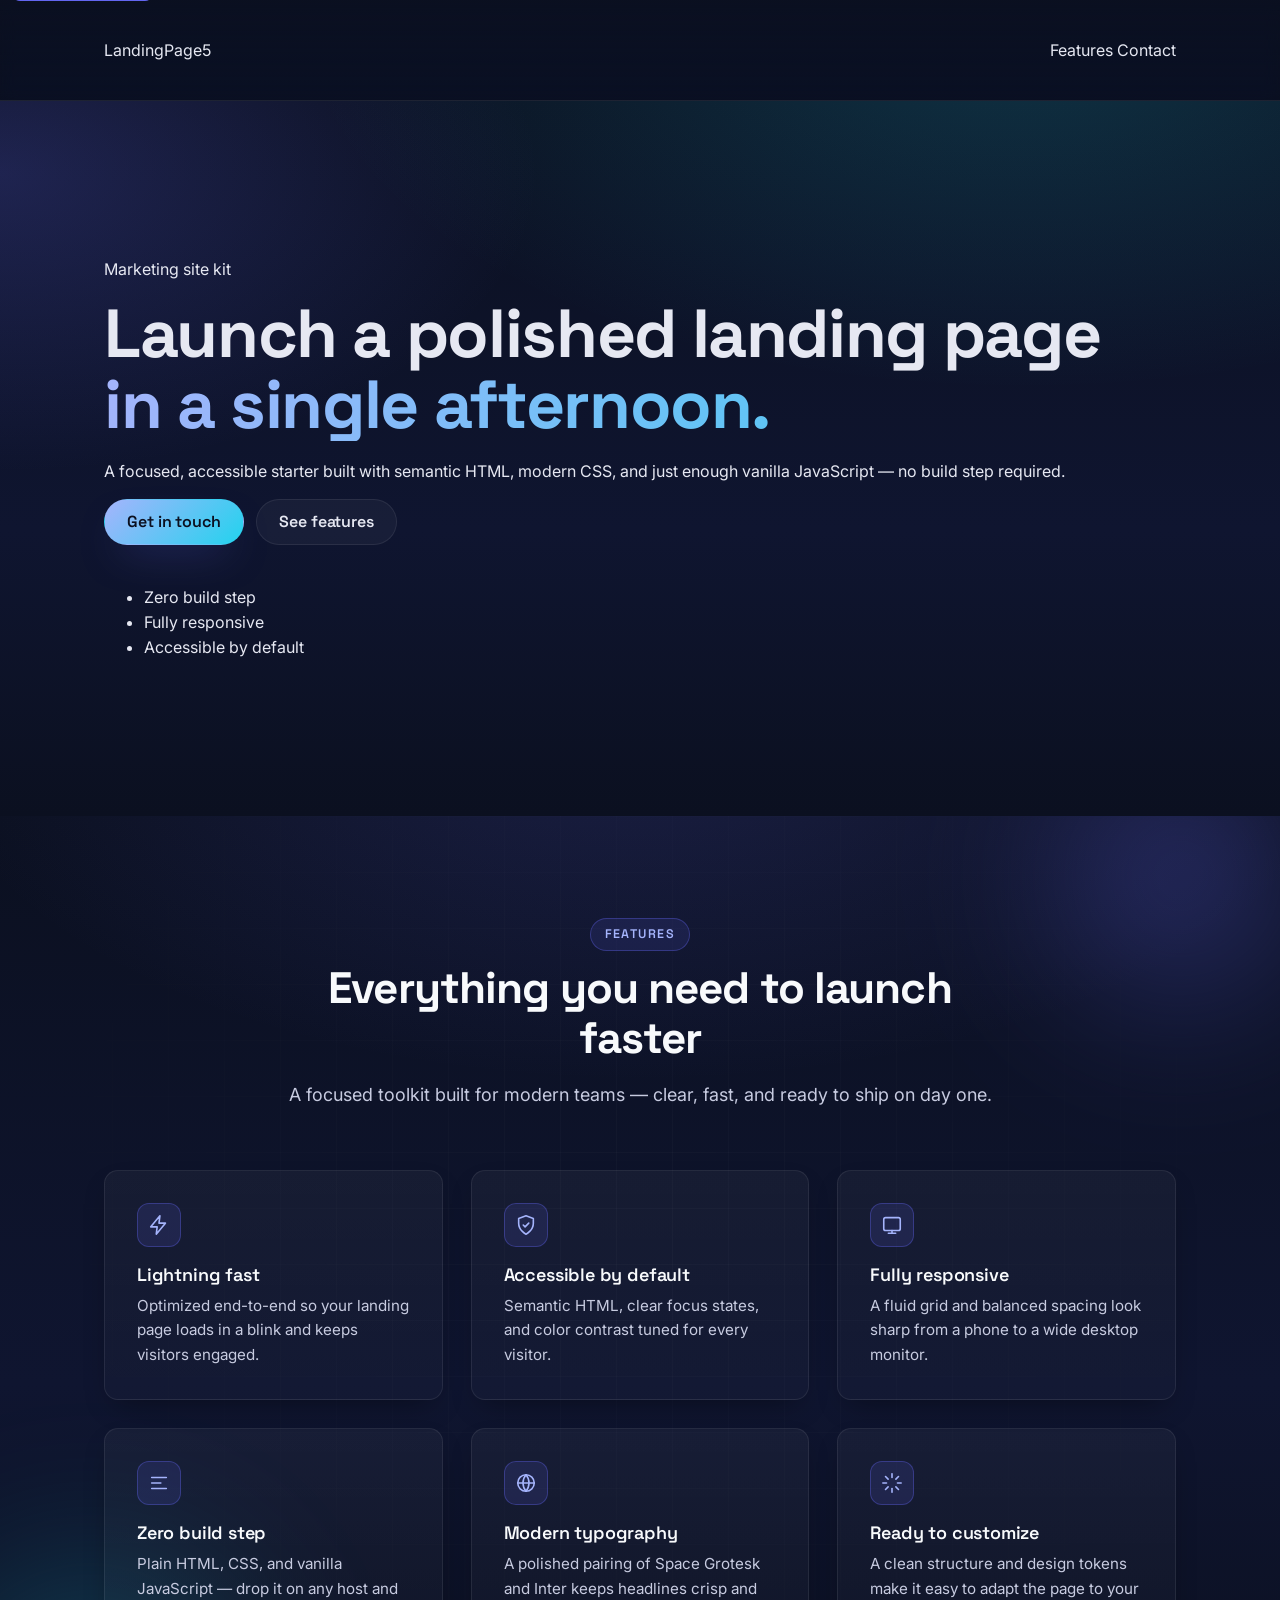
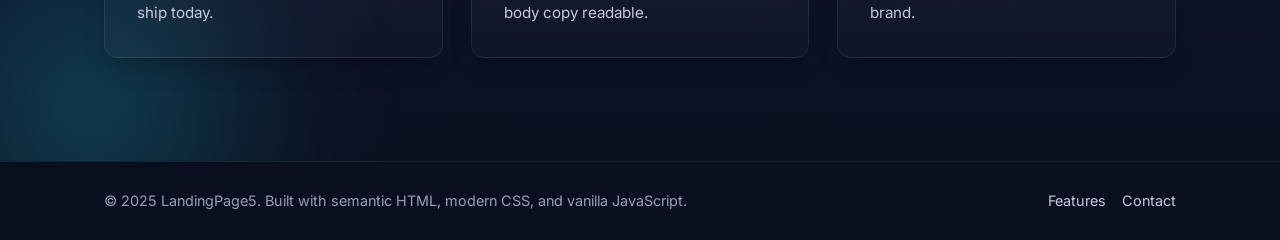
<file: public/index.html>
<!doctype html>
<html lang="en">
<head>
    <meta charset="utf-8" />
    <meta name="viewport" content="width=device-width, initial-scale=1" />
    <title>LandingPage5 — Launch faster with a polished marketing site</title>
    <meta name="description" content="A modern, accessible landing page with a hero, features, and contact form — pure HTML, CSS, and vanilla JavaScript." />
    <meta name="theme-color" content="#0b1020" />

    <link rel="preconnect" href="https://fonts.googleapis.com" />
    <link rel="preconnect" href="https://fonts.gstatic.com" crossorigin />
    <link rel="stylesheet" href="https://fonts.googleapis.com/css2?family=Inter:wght@400;500;600;700&family=Space+Grotesk:wght@500;600;700&display=swap" />

    <link rel="stylesheet" href="styles/main.css" />
    <link rel="stylesheet" href="styles/hero.css" />
    <link rel="stylesheet" href="styles/features.css" />
    <link rel="stylesheet" href="styles/contact-form.css" />

    <script defer src="script.js"></script>
    <script defer src="scripts/contact-form.js"></script>
</head>
<body>
    <a class="skip-link" href="#main">Skip to content</a>

    <header class="site-header">
        <div class="container site-header__inner">
            <a class="brand" href="#top" aria-label="LandingPage5 home">
                <span class="brand__mark" aria-hidden="true"></span>
                <span class="brand__name">LandingPage5</span>
            </a>
            <nav class="site-nav" aria-label="Primary">
                <a class="site-nav__link" href="#features">Features</a>
                <a class="site-nav__link" href="#contact">Contact</a>
            </nav>
        </div>
    </header>

    <main id="main">
        <!-- HERO -->
        <section id="top" class="hero" aria-labelledby="hero-title">
            <div class="hero__bg" aria-hidden="true"></div>
            <div class="container hero__container">
                <p class="eyebrow">Marketing site kit</p>
                <h1 id="hero-title" class="hero__title">
                    Launch a polished landing page <span class="hero__title-accent">in a single afternoon.</span>
                </h1>
                <p class="hero__lede">
                    A focused, accessible starter built with semantic HTML, modern CSS, and just enough vanilla JavaScript — no build step required.
                </p>
                <div class="hero__actions">
                    <a class="btn btn--primary" href="#contact">Get in touch</a>
                    <a class="btn btn--ghost" href="#features">See features</a>
                </div>
                <ul class="hero__points" role="list">
                    <li>Zero build step</li>
                    <li>Fully responsive</li>
                    <li>Accessible by default</li>
                </ul>
            </div>
        </section>

        <!-- FEATURES (assembled from features-section.html — @helix:story USER-971000) -->
        <section id="features" class="features" aria-labelledby="features-title">
            <div class="features__bg" aria-hidden="true">
                <span class="features__orb features__orb--a"></span>
                <span class="features__orb features__orb--b"></span>
                <span class="features__grid-pattern" aria-hidden="true"></span>
            </div>
            <div class="container features__container features__inner">
                <header class="features__header">
                    <p class="features__eyebrow">Features</p>
                    <h2 id="features-title" class="features__title">Everything you need to launch faster</h2>
                    <p class="features__lede">
                        A focused toolkit built for modern teams — clear, fast, and ready to ship on day one.
                    </p>
                </header>

                <ul class="features__grid" role="list">
                    <li class="feature-card">
                        <span class="feature-card__icon" aria-hidden="true">
                            <svg viewBox="0 0 24 24" fill="none" stroke="currentColor" stroke-width="1.75" stroke-linecap="round" stroke-linejoin="round" focusable="false">
                                <path d="M13 2 3 14h7l-1 8 10-12h-7l1-8Z" />
                            </svg>
                        </span>
                        <h3 class="feature-card__title">Lightning fast</h3>
                        <p class="feature-card__desc">
                            Optimized end-to-end so your landing page loads in a blink and keeps visitors engaged.
                        </p>
                    </li>

                    <li class="feature-card">
                        <span class="feature-card__icon" aria-hidden="true">
                            <svg viewBox="0 0 24 24" fill="none" stroke="currentColor" stroke-width="1.75" stroke-linecap="round" stroke-linejoin="round" focusable="false">
                                <path d="M12 22s8-4 8-12V5l-8-3-8 3v5c0 8 8 12 8 12Z" />
                                <path d="m9 12 2 2 4-4" />
                            </svg>
                        </span>
                        <h3 class="feature-card__title">Accessible by default</h3>
                        <p class="feature-card__desc">
                            Semantic HTML, clear focus states, and color contrast tuned for every visitor.
                        </p>
                    </li>

                    <li class="feature-card">
                        <span class="feature-card__icon" aria-hidden="true">
                            <svg viewBox="0 0 24 24" fill="none" stroke="currentColor" stroke-width="1.75" stroke-linecap="round" stroke-linejoin="round" focusable="false">
                                <rect x="3" y="4" width="18" height="14" rx="2" />
                                <path d="M8 21h8" />
                                <path d="M12 18v3" />
                            </svg>
                        </span>
                        <h3 class="feature-card__title">Fully responsive</h3>
                        <p class="feature-card__desc">
                            A fluid grid and balanced spacing look sharp from a phone to a wide desktop monitor.
                        </p>
                    </li>

                    <li class="feature-card">
                        <span class="feature-card__icon" aria-hidden="true">
                            <svg viewBox="0 0 24 24" fill="none" stroke="currentColor" stroke-width="1.75" stroke-linecap="round" stroke-linejoin="round" focusable="false">
                                <path d="M4 6h16" />
                                <path d="M4 12h10" />
                                <path d="M4 18h16" />
                            </svg>
                        </span>
                        <h3 class="feature-card__title">Zero build step</h3>
                        <p class="feature-card__desc">
                            Plain HTML, CSS, and vanilla JavaScript — drop it on any host and ship today.
                        </p>
                    </li>

                    <li class="feature-card">
                        <span class="feature-card__icon" aria-hidden="true">
                            <svg viewBox="0 0 24 24" fill="none" stroke="currentColor" stroke-width="1.75" stroke-linecap="round" stroke-linejoin="round" focusable="false">
                                <circle cx="12" cy="12" r="9" />
                                <path d="M3 12h18" />
                                <path d="M12 3a14 14 0 0 1 0 18" />
                                <path d="M12 3a14 14 0 0 0 0 18" />
                            </svg>
                        </span>
                        <h3 class="feature-card__title">Modern typography</h3>
                        <p class="feature-card__desc">
                            A polished pairing of Space Grotesk and Inter keeps headlines crisp and body copy readable.
                        </p>
                    </li>

                    <li class="feature-card">
                        <span class="feature-card__icon" aria-hidden="true">
                            <svg viewBox="0 0 24 24" fill="none" stroke="currentColor" stroke-width="1.75" stroke-linecap="round" stroke-linejoin="round" focusable="false">
                                <path d="M12 2v4" />
                                <path d="M12 18v4" />
                                <path d="M4.93 4.93l2.83 2.83" />
                                <path d="M16.24 16.24l2.83 2.83" />
                                <path d="M2 12h4" />
                                <path d="M18 12h4" />
                                <path d="M4.93 19.07l2.83-2.83" />
                                <path d="M16.24 7.76l2.83-2.83" />
                            </svg>
                        </span>
                        <h3 class="feature-card__title">Ready to customize</h3>
                        <p class="feature-card__desc">
                            A clean structure and design tokens make it easy to adapt the page to your brand.
                        </p>
                    </li>
                </ul>
            </div>
        </section>
    </main>

    <footer class="site-footer">
        <div class="container site-footer__inner">
            <p class="site-footer__copy">© <span id="year">2025</span> LandingPage5. Built with semantic HTML, modern CSS, and vanilla JavaScript.</p>
            <nav class="site-footer__nav" aria-label="Footer">
                <a class="site-footer__link" href="#features">Features</a>
                <a class="site-footer__link" href="#contact">Contact</a>
            </nav>
        </div>
    </footer>
</body>
</html>
</file>
<file: public/styles/main.css>
/* helix: public/styles/main.css — design tokens, layout primitives, header/footer/buttons */

:root {
    --ff-display: "Space Grotesk", "Inter", system-ui, -apple-system, Segoe UI, Roboto, sans-serif;
    --ff-body: "Inter", system-ui, -apple-system, Segoe UI, Roboto, sans-serif;

    --color-bg: #0b1020;
    --color-bg-soft: #0f1530;
    --color-surface: rgba(255, 255, 255, 0.04);
    --color-border: rgba(255, 255, 255, 0.08);
    --color-text: #e6e8f2;
    --color-text-soft: #c7cbe0;
    --color-text-muted: #94a3b8;
    --color-accent: #6366f1;
    --color-accent-2: #22d3ee;

    --radius-sm: 8px;
    --radius-md: 14px;
    --radius-lg: 18px;
    --radius-pill: 999px;

    --shadow-soft: 0 12px 30px -12px rgba(0, 0, 0, 0.45);
    --shadow-glow: 0 18px 40px -18px rgba(99, 102, 241, 0.55);

    --container-max: 1120px;
}

*,
*::before,
*::after {
    box-sizing: border-box;
}

html {
    scroll-behavior: smooth;
}

body {
    margin: 0;
    min-height: 100vh;
    font-family: var(--ff-body);
    font-size: 16px;
    line-height: 1.55;
    color: var(--color-text);
    background: var(--color-bg);
    -webkit-font-smoothing: antialiased;
    -moz-osx-font-smoothing: grayscale;
    text-rendering: optimizeLegibility;
}

img,
svg {
    max-width: 100%;
    display: block;
}

a {
    color: inherit;
    text-decoration: none;
}

/* Layout */
.container {
    width: 100%;
    max-width: var(--container-max);
    margin-inline: auto;
    padding-inline: clamp(1rem, 4vw, 2rem);
}

/* Skip link */
.skip-link {
    position: absolute;
    top: -100px;
    left: 1rem;
    padding: 0.6rem 1rem;
    background: var(--color-accent);
    color: #fff;
    border-radius: var(--radius-sm);
    font-weight: 600;
    z-index: 100;
    transition: top 0.2s ease;
}
.skip-link:focus {
    top: 1rem;
    outline: 2px solid #fff;
    outline-offset: 2px;
}

/* Header */
.site-header {
    position: sticky;
    top: 0;
    z-index: 50;
    backdrop-filter: saturate(160%) blur(12px);
    -webkit-backdrop-filter: saturate(160%) blur(12px);
    background: rgba(11, 16, 32, 0.72);
    border-bottom: 1px solid var(--color-border);
}
.site-header__inner {
    display: flex;
    align-items: center;
    justify-content: space-between;
    gap: 1.5rem;
    height: 64px;
}
.site-header__brand {
    display: inline-flex;
    align-items: center;
    gap: 0.6rem;
    font-family: var(--ff-display);
    font-weight: 700;
    letter-spacing: -0.01em;
}
.site-header__mark {
    width: 22px;
    height: 22px;
    border-radius: 6px;
    background: linear-gradient(135deg, var(--color-accent), var(--color-accent-2));
    box-shadow: var(--shadow-glow);
}
.site-header__nav {
    display: flex;
    align-items: center;
    gap: 1.25rem;
    font-size: 0.95rem;
}
.site-header__nav a {
    color: var(--color-text-soft);
    transition: color 0.15s ease;
}
.site-header__nav a:hover {
    color: #fff;
}
.site-header__cta {
    padding: 0.5rem 1rem;
    border-radius: var(--radius-pill);
    background: linear-gradient(135deg, var(--color-accent), var(--color-accent-2));
    color: #0b1020 !important;
    font-weight: 600;
}

@media (max-width: 640px) {
    .site-header__nav a:not(.site-header__cta) {
        display: none;
    }
}

/* Buttons */
.btn {
    display: inline-flex;
    align-items: center;
    justify-content: center;
    gap: 0.5rem;
    padding: 0.85rem 1.4rem;
    border-radius: var(--radius-pill);
    font-family: var(--ff-body);
    font-weight: 600;
    font-size: 1rem;
    line-height: 1;
    border: 1px solid transparent;
    cursor: pointer;
    transition: transform 0.15s ease, box-shadow 0.15s ease, background 0.15s ease, color 0.15s ease;
}
.btn:focus-visible {
    outline: 2px solid #fff;
    outline-offset: 3px;
}
.btn--primary {
    background: linear-gradient(135deg, var(--color-accent), var(--color-accent-2));
    color: #0b1020;
    box-shadow: var(--shadow-glow);
}
.btn--primary:hover {
    transform: translateY(-1px);
    box-shadow: 0 22px 50px -20px rgba(99, 102, 241, 0.65);
}
.btn--ghost {
    background: transparent;
    color: var(--color-text);
    border-color: rgba(255, 255, 255, 0.18);
}
.btn--ghost:hover {
    background: rgba(255, 255, 255, 0.06);
    border-color: rgba(255, 255, 255, 0.28);
}

/* Footer */
.site-footer {
    border-top: 1px solid var(--color-border);
    background: #0a0f1f;
    color: var(--color-text-muted);
    padding: 2rem 0;
}
.site-footer__inner {
    display: flex;
    align-items: center;
    justify-content: space-between;
    gap: 1rem;
    flex-wrap: wrap;
    font-size: 0.9rem;
}
.site-footer__copy {
    margin: 0;
}
.site-footer__nav {
    display: flex;
    gap: 1rem;
}
.site-footer__nav a:hover {
    color: #fff;
}
</file>
<file: public/styles/hero.css>
/* ---------- Skip link (lives at top of page) ---------- */
.skip-link {
    position: absolute;
    left: 12px;
    top: -40px;
    z-index: 100;
    padding: 8px 12px;
    background: var(--color-accent);
    color: #fff;
    border-radius: var(--radius-sm);
    font-weight: 600;
    text-decoration: none;
    transition: top 160ms ease;
}
.skip-link:focus {
    top: 12px;
    outline: 2px solid var(--color-accent-2);
    outline-offset: 2px;
}

/* ---------- Site header ---------- */
.site-header {
    position: relative;
    z-index: 2;
    padding: 18px 0;
    background: linear-gradient(180deg, rgba(11, 16, 32, 0.85), rgba(11, 16, 32, 0.4));
    backdrop-filter: saturate(140%) blur(8px);
    -webkit-backdrop-filter: saturate(140%) blur(8px);
    border-bottom: 1px solid var(--color-border);
}
.site-header__inner {
    display: flex;
    align-items: center;
    justify-content: space-between;
    gap: 16px;
}
.site-header__brand {
    display: inline-flex;
    align-items: center;
    gap: 10px;
    color: var(--color-text);
    text-decoration: none;
    font-family: var(--ff-display);
    font-weight: 700;
    letter-spacing: -0.01em;
}
.site-header__logo {
    width: 26px;
    height: 26px;
    border-radius: 8px;
    background:
        radial-gradient(circle at 30% 30%, var(--color-accent-2), transparent 60%),
        linear-gradient(135deg, var(--color-accent), #8b5cf6);
    box-shadow: var(--shadow-glow);
}
.site-header__name {
    font-size: 1.05rem;
}
.site-header__nav {
    display: flex;
    align-items: center;
    gap: 22px;
}
.site-header__nav a {
    color: var(--color-text-soft);
    text-decoration: none;
    font-weight: 500;
    font-size: 0.95rem;
    transition: color 160ms ease;
}
.site-header__nav a:hover {
    color: var(--color-text);
}
.site-header__cta {
    padding: 8px 14px;
    border-radius: var(--radius-pill);
    background: rgba(99, 102, 241, 0.14);
    border: 1px solid rgba(99, 102, 241, 0.35);
    color: var(--color-text) !important;
}
.site-header__cta:hover {
    background: rgba(99, 102, 241, 0.22);
}

@media (max-width: 560px) {
    .site-header__nav a:not(.site-header__cta) {
        display: none;
    }
}

/* ---------- Container (fallback if main.css doesn't define) ---------- */
.container {
    width: 100%;
    max-width: var(--container-max);
    margin: 0 auto;
    padding: 0 24px;
}

/* ---------- Buttons ---------- */
.btn {
    display: inline-flex;
    align-items: center;
    gap: 10px;
    padding: 14px 22px;
    border-radius: var(--radius-pill);
    font-family: var(--ff-display);
    font-weight: 600;
    font-size: 1rem;
    letter-spacing: -0.005em;
    text-decoration: none;
    border: 1px solid transparent;
    transition: transform 160ms ease, box-shadow 200ms ease, background 200ms ease, border-color 200ms ease;
    will-change: transform;
}
.btn:focus-visible {
    outline: 2px solid var(--color-accent-2);
    outline-offset: 3px;
}
.btn--primary {
    color: #0b1020;
    background: linear-gradient(135deg, #a5b4fc, #22d3ee);
    box-shadow: var(--shadow-glow);
}
.btn--primary:hover {
    transform: translateY(-1px);
    box-shadow: 0 22px 44px -18px rgba(99, 102, 241, 0.7);
}
.btn--ghost {
    color: var(--color-text);
    background: rgba(255, 255, 255, 0.04);
    border-color: var(--color-border);
}
.btn--ghost:hover {
    background: rgba(255, 255, 255, 0.08);
    border-color: rgba(255, 255, 255, 0.18);
}
.btn__icon {
    width: 18px;
    height: 18px;
}

/* ---------- Hero ---------- */
.hero {
    position: relative;
    overflow: hidden;
    isolation: isolate;
    padding: clamp(72px, 12vw, 140px) 0 clamp(80px, 12vw, 140px);
    color: var(--color-text);
}

/* Background layers */
.hero__bg {
    position: absolute;
    inset: 0;
    z-index: -1;
    pointer-events: none;
}

/* Base gradient */
.hero__bg::before {
    content: "";
    position: absolute;
    inset: 0;
    background:
        radial-gradient(1200px 600px at 80% -10%, rgba(34, 211, 238, 0.18), transparent 60%),
        radial-gradient(900px 500px at 0% 10%, rgba(99, 102, 241, 0.22), transparent 60%),
        linear-gradient(180deg, #0b1020 0%, #0f1530 60%, #0b1020 100%);
}

/* Subtle grid texture */
.hero__grid {
    position: absolute;
    inset: -1px;
    background-image:
        linear-gradient(rgba(255, 255, 255, 0.045) 1px, transparent 1px),
        linear-gradient(90deg, rgba(255, 255, 255, 0.045) 1px, transparent 1px);
    background-size: 56px 56px;
    mask-image: radial-gradient(ellipse at 50% 30%, #000 55%, transparent 80%);
    -webkit-mask-image: radial-gradient(ellipse at 50% 30%, #000 55%, transparent 80%);
    opacity: 0.7;
}

/* Glow blobs */
.hero__glow {
    position: absolute;
    width: 520px;
    height: 520px;
    border-radius: 50%;
    filter: blur(80px);
    opacity: 0.55;
}
.hero__glow--a {
    top: -160px;
    right: -120px;
    background: radial-gradient(circle, rgba(99, 102, 241, 0.6), transparent 65%);
}
.hero__glow--b {
    bottom: -200px;
    left: -140px;
    background: radial-gradient(circle, rgba(34, 211, 238, 0.45), transparent 65%);
}

/* Fine noise overlay for texture */
.hero__noise {
    position: absolute;
    inset: 0;
    opacity: 0.06;
    mix-blend-mode: overlay;
    background-image: url("data:image/svg+xml;utf8,<svg xmlns='http://www.w3.org/2000/svg' width='160' height='160'><filter id='n'><feTurbulence type='fractalNoise' baseFrequency='0.9' numOctaves='2' stitchTiles='stitch'/><feColorMatrix values='0 0 0 0 1 0 0 0 0 1 0 0 0 0 1 0 0 0 0.6 0'/></filter><rect width='100%' height='100%' filter='url(%23n)'/></svg>");
}

/* Hero content layout */
.hero__inner {
    position: relative;
    max-width: 820px;
    text-align: left;
}

.hero__eyebrow {
    display: inline-flex;
    align-items: center;
    gap: 10px;
    margin: 0 0 22px;
    padding: 6px 14px;
    border-radius: var(--radius-pill);
    background: rgba(255, 255, 255, 0.04);
    border: 1px solid var(--color-border);
    color: var(--color-text-soft);
    font-size: 0.85rem;
    font-weight: 500;
    letter-spacing: 0.01em;
}
.hero__eyebrow-dot {
    width: 8px;
    height: 8px;
    border-radius: 50%;
    background: var(--color-accent-2);
    box-shadow: 0 0 0 4px rgba(34, 211, 238, 0.18);
}

.hero__title {
    margin: 0 0 18px;
    font-family: var(--ff-display);
    font-weight: 700;
    font-size: clamp(2.4rem, 5.6vw, 4.25rem);
    line-height: 1.05;
    letter-spacing: -0.02em;
    color: var(--color-text);
}
.hero__title-accent {
    display: block;
    background: linear-gradient(120deg, #a5b4fc 0%, #22d3ee 60%, #a5b4fc 100%);
    -webkit-background-clip: text;
    background-clip: text;
    color: transparent;
    background-size: 200% 100%;
    animation: hero-shine 8s ease-in-out infinite;
}
@keyframes hero-shine {
    0%, 100% { background-position: 0% 50%; }
    50%      { background-position: 100% 50%; }
}

.hero__subtitle {
    margin: 0 0 32px;
    max-width: 640px;
    font-size: clamp(1.05rem, 1.6vw, 1.2rem);
    line-height: 1.6;
    color: var(--color-text-soft);
}

.hero__actions {
    display: flex;
    flex-wrap: wrap;
    gap: 12px;
    margin-bottom: 40px;
}

.hero__meta {
    list-style: none;
    margin: 0;
    padding: 0;
    display: flex;
    flex-wrap: wrap;
    gap: 18px 26px;
    color: var(--color-text-muted);
    font-size: 0.95rem;
}
.hero__meta li {
    display: inline-flex;
    align-items: center;
    gap: 8px;
}
.hero__meta svg {
    width: 18px;
    height: 18px;
    color: var(--color-accent-2);
}

@media (prefers-reduced-motion: reduce) {
    .hero__title-accent {
        animation: none;
    }
}

/* ---------- Site footer ---------- */
.site-footer {
    padding: 28px 0;
    border-top: 1px solid var(--color-border);
    color: var(--color-text-muted);
    font-size: 0.9rem;
}
.site-footer__inner {
    display: flex;
    align-items: center;
    justify-content: space-between;
    gap: 16px;
    flex-wrap: wrap;
}
.site-footer__link {
    color: var(--color-text-soft);
    text-decoration: none;
}
.site-footer__link:hover {
    color: var(--color-text);
}
</file>
<file: public/styles/features.css>
/* helix: public/styles/features.css — Features section */

/* ---------- Section frame ---------- */
.features {
    position: relative;
    isolation: isolate;
    padding: clamp(4rem, 8vw, 7rem) 0 clamp(4rem, 8vw, 7rem);
    overflow: hidden;
    background:
        radial-gradient(1200px 600px at 50% -10%, rgba(99, 102, 241, 0.18), transparent 60%),
        linear-gradient(180deg, #0b1020 0%, #0f1530 60%, #0b1020 100%);
    color: #e6e8f2;
}

/* ---------- Background treatment (matches hero polish) ---------- */
.features__bg {
    position: absolute;
    inset: 0;
    z-index: -1;
    pointer-events: none;
}

.features__orb {
    position: absolute;
    border-radius: 50%;
    filter: blur(80px);
    opacity: 0.45;
}

.features__orb--a {
    width: 360px;
    height: 360px;
    top: -120px;
    right: -80px;
    background: radial-gradient(circle, #6366f1 0%, transparent 70%);
}

.features__orb--b {
    width: 420px;
    height: 420px;
    bottom: -160px;
    left: -120px;
    background: radial-gradient(circle, #22d3ee 0%, transparent 70%);
    opacity: 0.35;
}

.features__grid-pattern {
    position: absolute;
    inset: 0;
    background-image:
        linear-gradient(rgba(255, 255, 255, 0.045) 1px, transparent 1px),
        linear-gradient(90deg, rgba(255, 255, 255, 0.045) 1px, transparent 1px);
    background-size: 56px 56px;
    mask-image: radial-gradient(circle at 50% 40%, #000 0%, transparent 75%);
    -webkit-mask-image: radial-gradient(circle at 50% 40%, #000 0%, transparent 75%);
    opacity: 0.55;
}

/* ---------- Container ---------- */
.features__inner {
    position: relative;
    z-index: 1;
}

.features__container {
    /* shares .container from main.css; this class is here for namespace parity */
}

/* ---------- Header ---------- */
.features__header {
    text-align: center;
    max-width: 720px;
    margin: 0 auto clamp(2.5rem, 5vw, 3.75rem);
}

.features__eyebrow {
    display: inline-block;
    margin: 0 0 0.75rem;
    padding: 0.35rem 0.85rem;
    font-family: var(--ff-display, "Space Grotesk", system-ui, sans-serif);
    font-size: 0.78rem;
    font-weight: 600;
    letter-spacing: 0.12em;
    text-transform: uppercase;
    color: #a5b4fc;
    background: rgba(99, 102, 241, 0.12);
    border: 1px solid rgba(99, 102, 241, 0.35);
    border-radius: 999px;
}

.features__title {
    margin: 0 0 1rem;
    font-family: var(--ff-display, "Space Grotesk", system-ui, sans-serif);
    font-size: clamp(1.875rem, 3.6vw, 2.75rem);
    font-weight: 700;
    line-height: 1.15;
    letter-spacing: -0.02em;
    color: #f8fafc;
}

.features__lede {
    margin: 0;
    font-family: var(--ff-body, "Inter", system-ui, sans-serif);
    font-size: clamp(1rem, 1.6vw, 1.125rem);
    line-height: 1.65;
    color: #c7cbe0;
}

/* ---------- Grid ---------- */
.features__grid {
    list-style: none;
    margin: 0;
    padding: 0;
    display: grid;
    grid-template-columns: repeat(auto-fit, minmax(260px, 1fr));
    gap: clamp(1rem, 2.4vw, 1.75rem);
}

/* ---------- Feature card ---------- */
.feature-card {
    position: relative;
    padding: clamp(1.5rem, 2.5vw, 2rem);
    border-radius: var(--radius-md, 14px);
    background: linear-gradient(180deg, rgba(255, 255, 255, 0.04), rgba(255, 255, 255, 0.02));
    border: 1px solid var(--color-border, rgba(255, 255, 255, 0.08));
    box-shadow: var(--shadow-soft, 0 12px 30px -12px rgba(0, 0, 0, 0.45));
    transition: transform 0.25s ease, border-color 0.25s ease, box-shadow 0.25s ease, background 0.25s ease;
}

.feature-card:hover,
.feature-card:focus-within {
    transform: translateY(-3px);
    border-color: rgba(99, 102, 241, 0.45);
    background: linear-gradient(180deg, rgba(99, 102, 241, 0.08), rgba(34, 211, 238, 0.04));
    box-shadow: var(--shadow-glow, 0 18px 40px -18px rgba(99, 102, 241, 0.55));
}

.feature-card__icon {
    display: inline-flex;
    align-items: center;
    justify-content: center;
    width: 44px;
    height: 44px;
    margin-bottom: 1rem;
    color: #a5b4fc;
    background: rgba(99, 102, 241, 0.14);
    border: 1px solid rgba(99, 102, 241, 0.35);
    border-radius: 12px;
}

.feature-card__icon svg {
    width: 22px;
    height: 22px;
}

.feature-card__title {
    margin: 0 0 0.5rem;
    font-family: var(--ff-display, "Space Grotesk", system-ui, sans-serif);
    font-size: 1.125rem;
    font-weight: 600;
    line-height: 1.3;
    letter-spacing: -0.01em;
    color: #f8fafc;
}

.feature-card__desc {
    margin: 0;
    font-family: var(--ff-body, "Inter", system-ui, sans-serif);
    font-size: 0.95rem;
    line-height: 1.6;
    color: #c7cbe0;
}

/* ---------- Responsive tweaks ---------- */
@media (max-width: 640px) {
    .features__grid {
        grid-template-columns: 1fr;
    }
}

@media (min-width: 1024px) {
    .features__grid {
        grid-template-columns: repeat(3, minmax(0, 1fr));
    }
}

/* ---------- Reduced motion ---------- */
@media (prefers-reduced-motion: reduce) {
    .feature-card,
    .feature-card:hover,
    .feature-card:focus-within {
        transition: none;
        transform: none;
    }
}
</file>
<file: public/styles/contact-form.css>
.contact {
    position: relative;
    isolation: isolate;
    padding: clamp(64px, 9vw, 120px) 0 clamp(72px, 10vw, 140px);
    color: var(--color-text);
    overflow: hidden;
}

.contact__bg {
    position: absolute;
    inset: 0;
    z-index: -1;
    background:
        radial-gradient(1100px 540px at 18% 0%, rgba(34, 211, 238, 0.18), transparent 60%),
        radial-gradient(900px 520px at 92% 100%, rgba(99, 102, 241, 0.22), transparent 65%),
        linear-gradient(180deg, var(--color-bg) 0%, var(--color-bg-soft) 100%);
}

.contact__bg::before {
    content: "";
    position: absolute;
    inset: 0;
    background-image:
        linear-gradient(rgba(255, 255, 255, 0.045) 1px, transparent 1px),
        linear-gradient(90deg, rgba(255, 255, 255, 0.045) 1px, transparent 1px);
    background-size: 48px 48px;
    mask-image: radial-gradient(ellipse at center, rgba(0, 0, 0, 0.85), transparent 75%);
    -webkit-mask-image: radial-gradient(ellipse at center, rgba(0, 0, 0, 0.85), transparent 75%);
    opacity: 0.7;
    pointer-events: none;
}

.contact__container {
    display: grid;
    gap: clamp(32px, 4vw, 48px);
    max-width: 760px;
}

.contact__header {
    text-align: center;
    display: grid;
    gap: 12px;
}

.contact__header .eyebrow {
    margin: 0 auto;
}

.contact__title {
    font-family: var(--ff-display);
    font-size: clamp(1.9rem, 3.6vw, 2.6rem);
    line-height: 1.15;
    letter-spacing: -0.01em;
    margin: 0;
}

.contact__lede {
    color: var(--color-text-soft);
    font-size: clamp(1rem, 1.4vw, 1.1rem);
    margin: 0 auto;
    max-width: 56ch;
}

/* Form */
.contact-form {
    display: grid;
    gap: 20px;
    padding: clamp(24px, 3vw, 36px);
    border-radius: var(--radius-lg);
    background: linear-gradient(180deg, rgba(255, 255, 255, 0.05), rgba(255, 255, 255, 0.02));
    border: 1px solid var(--color-border);
    box-shadow: var(--shadow-soft);
    backdrop-filter: blur(8px);
    -webkit-backdrop-filter: blur(8px);
}

.contact-form__row {
    display: grid;
    grid-template-columns: 1fr;
    gap: 20px;
}

@media (min-width: 640px) {
    .contact-form__row {
        grid-template-columns: 1fr 1fr;
    }
}

.contact-form__field {
    display: grid;
    gap: 8px;
}

.contact-form__label {
    font-size: 0.9rem;
    font-weight: 600;
    color: var(--color-text);
    letter-spacing: 0.01em;
}

.contact-form__input {
    width: 100%;
    font: inherit;
    color: var(--color-text);
    background: rgba(11, 16, 32, 0.6);
    border: 1px solid var(--color-border);
    border-radius: var(--radius-md);
    padding: 12px 14px;
    line-height: 1.4;
    transition: border-color 160ms ease, box-shadow 160ms ease, background-color 160ms ease;
}

.contact-form__input::placeholder {
    color: var(--color-text-muted);
}

.contact-form__input:hover {
    border-color: rgba(255, 255, 255, 0.16);
}

.contact-form__input:focus {
    outline: none;
    border-color: var(--color-accent);
    box-shadow: 0 0 0 4px rgba(99, 102, 241, 0.22);
    background: rgba(11, 16, 32, 0.85);
}

.contact-form__input--textarea {
    resize: vertical;
    min-height: 140px;
    max-height: 360px;
}

.contact-form__error {
    min-height: 1.2em;
    margin: 0;
    font-size: 0.85rem;
    color: #fca5a5;
}

.contact-form__field.is-invalid .contact-form__input {
    border-color: #f87171;
    box-shadow: 0 0 0 4px rgba(248, 113, 113, 0.18);
}

.contact-form__field.is-invalid .contact-form__error::before {
    content: "";
    display: inline-block;
    width: 6px;
    height: 6px;
    margin-right: 8px;
    border-radius: 999px;
    background: #f87171;
    vertical-align: middle;
}

.contact-form__actions {
    display: flex;
    flex-wrap: wrap;
    align-items: center;
    gap: 16px;
    margin-top: 4px;
}

.contact-form__submit {
    min-width: 160px;
}

.contact-form__status {
    margin: 0;
    font-size: 0.9rem;
    color: var(--color-text-soft);
}

.contact-form__status.is-success {
    color: #6ee7b7;
}

.contact-form__status.is-error {
    color: #fca5a5;
}

/* Reduced motion respect */
@media (prefers-reduced-motion: reduce) {
    .contact-form__input {
        transition: none;
    }
}
</file>
